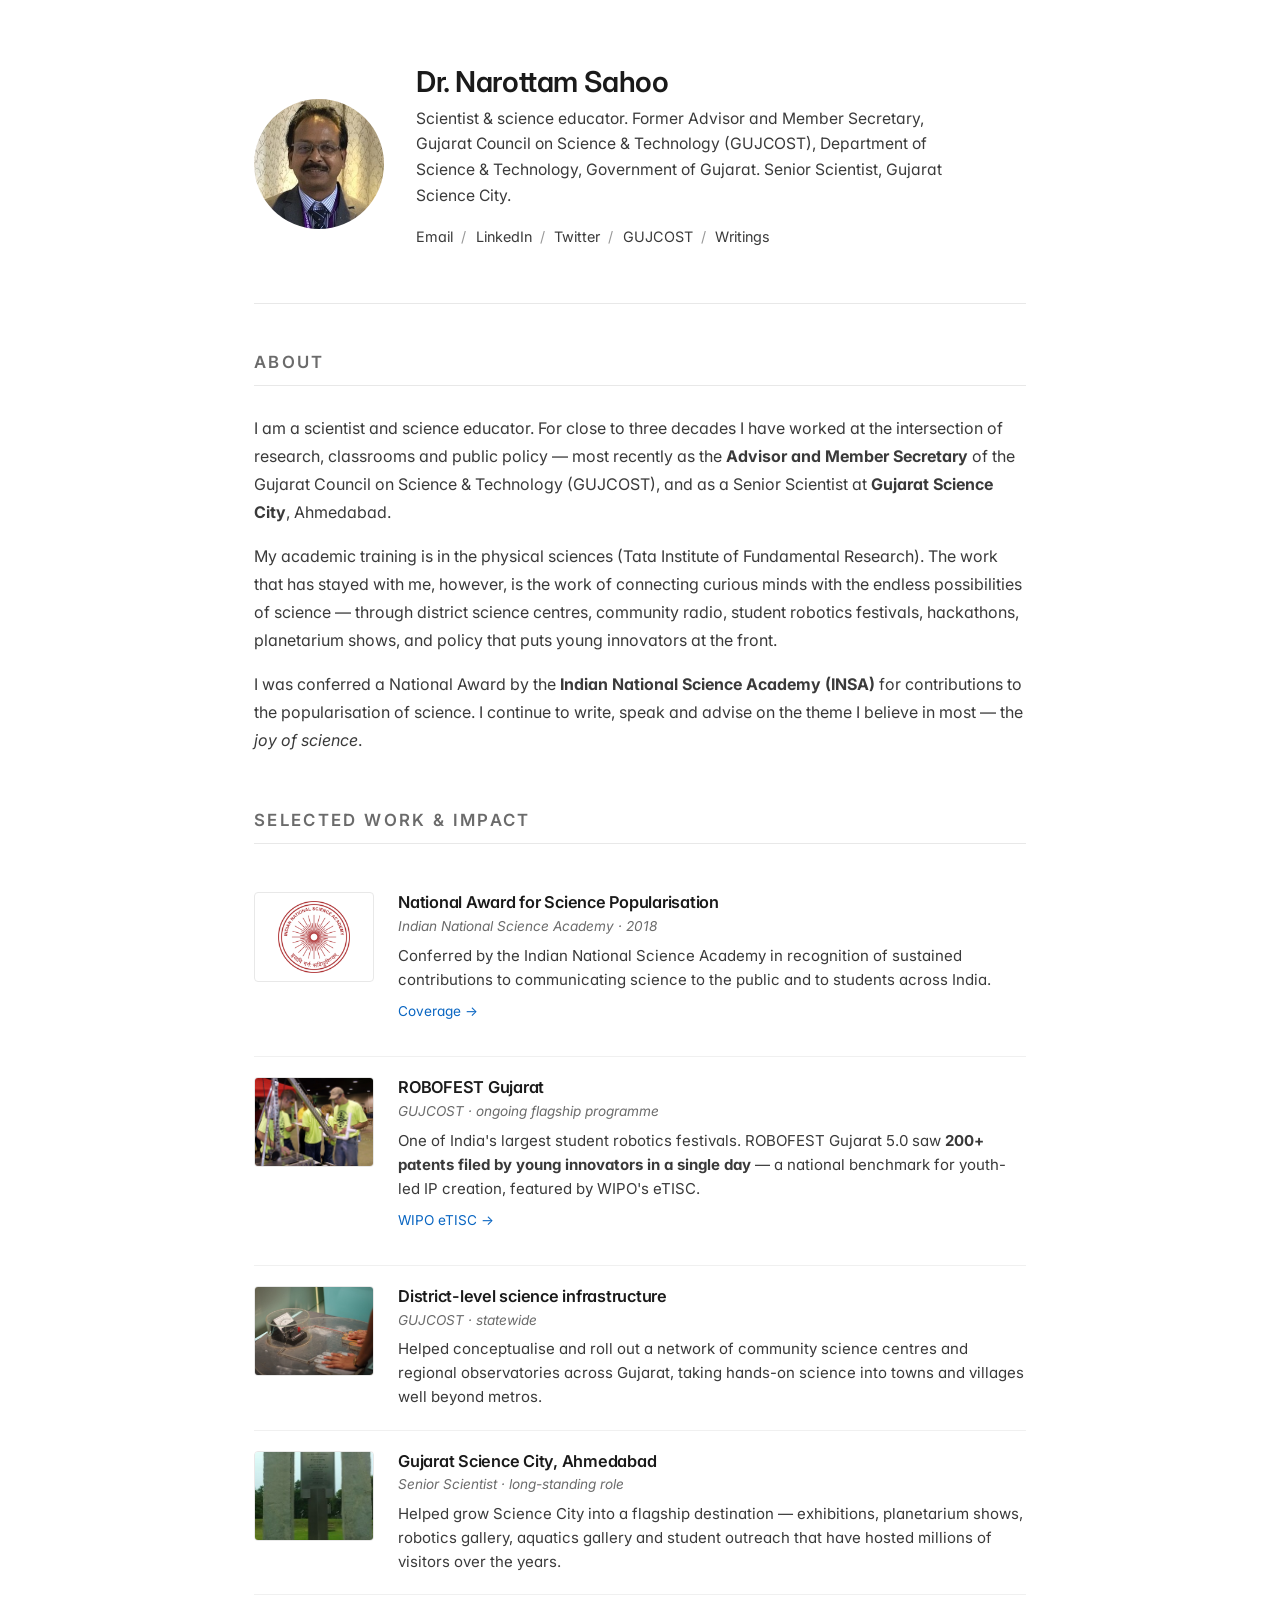
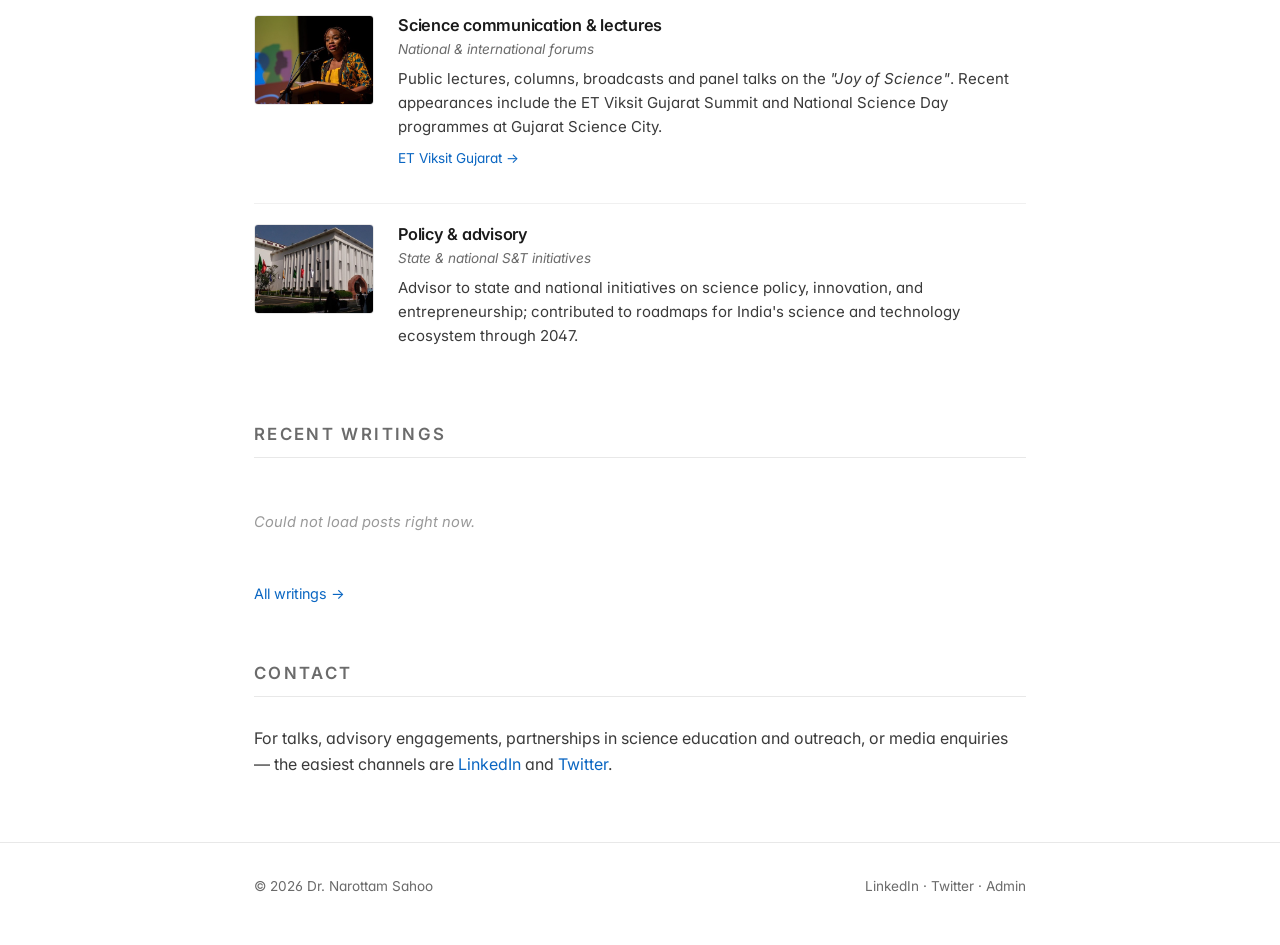
<file: index.html>
<!doctype html>
<html lang="en">
<head>
  <meta charset="utf-8" />
  <meta name="viewport" content="width=device-width, initial-scale=1" />
  <title>Dr. Narottam Sahoo</title>
  <meta name="description" content="Dr. Narottam Sahoo — Former Advisor & Member Secretary, Gujarat Council on Science & Technology (GUJCOST). Scientist, science educator, and advisor working on science popularisation, innovation and STEM outreach across India." />
  <link rel="preconnect" href="https://fonts.googleapis.com">
  <link rel="preconnect" href="https://fonts.gstatic.com" crossorigin>
  <link href="https://fonts.googleapis.com/css2?family=Inter:wght@400;500;600&display=swap" rel="stylesheet">
  <link rel="stylesheet" href="css/styles.css" />
</head>
<body>

<div class="wrap">

  <header class="intro">
    <div class="intro-row">
      <div class="avatar">
        <img src="images/portrait/narottam-sahoo.jpg" alt="Dr. Narottam Sahoo" />
      </div>
      <div class="intro-text">
        <h1>Dr. Narottam Sahoo</h1>
        <p class="intro-role">
          Scientist &amp; science educator. Former Advisor and Member Secretary,
          Gujarat Council on Science &amp; Technology (GUJCOST), Department of
          Science &amp; Technology, Government of Gujarat. Senior Scientist,
          Gujarat Science City.
        </p>
        <p class="linkrow">
          <a href="mailto:contact@example.com">Email</a><span class="sep"> /</span>
          <a href="https://www.linkedin.com/in/narottam-sahoo-58952027/" target="_blank" rel="noopener">LinkedIn</a><span class="sep"> /</span>
          <a href="https://x.com/narottamsahoo" target="_blank" rel="noopener">Twitter</a><span class="sep"> /</span>
          <a href="https://gujcost.gujarat.gov.in/" target="_blank" rel="noopener">GUJCOST</a><span class="sep"> /</span>
          <a href="blog.html">Writings</a>
        </p>
      </div>
    </div>
  </header>

  <!-- About -->
  <section class="about">
    <h2>About</h2>
    <p>
      I am a scientist and science educator. For close to three decades I have
      worked at the intersection of research, classrooms and public policy —
      most recently as the <strong>Advisor and Member Secretary</strong> of the
      Gujarat Council on Science &amp; Technology (GUJCOST), and as a Senior
      Scientist at <strong>Gujarat Science City</strong>, Ahmedabad.
    </p>
    <p>
      My academic training is in the physical sciences (Tata Institute of
      Fundamental Research). The work that has stayed with me, however, is the
      work of connecting curious minds with the endless possibilities of
      science &mdash; through district science centres, community radio,
      student robotics festivals, hackathons, planetarium shows, and policy
      that puts young innovators at the front.
    </p>
    <p>
      I was conferred a National Award by the <strong>Indian National Science
      Academy (INSA)</strong> for contributions to the popularisation of
      science. I continue to write, speak and advise on the theme I believe in
      most &mdash; the <em>joy of science</em>.
    </p>
  </section>

  <!-- Notable work -->
  <section class="work">
    <h2>Selected work &amp; impact</h2>
    <div class="entries">

      <div class="entry">
        <div class="entry-thumb logo">
          <img src="images/work/insa-logo.png" alt="INSA logo" />
        </div>
        <div class="entry-body">
          <h3>National Award for Science Popularisation</h3>
          <p class="entry-meta">Indian National Science Academy &middot; 2018</p>
          <p class="entry-desc">
            Conferred by the Indian National Science Academy in recognition of
            sustained contributions to communicating science to the public and
            to students across India.
          </p>
          <p class="entry-links">
            <a href="https://deshgujarat.com/2018/03/16/gujarat-science-citys-narottam-sahoo-conferred-national-award-of-indian-national-science-academy-insa/" target="_blank" rel="noopener">Coverage →</a>
          </p>
        </div>
      </div>

      <div class="entry">
        <div class="entry-thumb">
          <img src="images/work/robofest.jpg" alt="Student robotics team" />
        </div>
        <div class="entry-body">
          <h3>ROBOFEST Gujarat</h3>
          <p class="entry-meta">GUJCOST &middot; ongoing flagship programme</p>
          <p class="entry-desc">
            One of India's largest student robotics festivals. ROBOFEST Gujarat
            5.0 saw <strong>200+ patents filed by young innovators in a single
            day</strong> &mdash; a national benchmark for youth-led IP creation,
            featured by WIPO's eTISC.
          </p>
          <p class="entry-links">
            <a href="https://etisc.wipo.int/news/india-sets-new-international-benchmark-youth-led-innovation-200-patent-filings-single-day" target="_blank" rel="noopener">WIPO eTISC →</a>
          </p>
        </div>
      </div>

      <div class="entry">
        <div class="entry-thumb">
          <img src="images/work/science-experiment.jpg" alt="Hands-on science experiment" />
        </div>
        <div class="entry-body">
          <h3>District-level science infrastructure</h3>
          <p class="entry-meta">GUJCOST &middot; statewide</p>
          <p class="entry-desc">
            Helped conceptualise and roll out a network of community science
            centres and regional observatories across Gujarat, taking
            hands-on science into towns and villages well beyond metros.
          </p>
        </div>
      </div>

      <div class="entry">
        <div class="entry-thumb">
          <img src="images/work/science-city.jpg" alt="Gujarat Science City, Ahmedabad" />
        </div>
        <div class="entry-body">
          <h3>Gujarat Science City, Ahmedabad</h3>
          <p class="entry-meta">Senior Scientist &middot; long-standing role</p>
          <p class="entry-desc">
            Helped grow Science City into a flagship destination &mdash;
            exhibitions, planetarium shows, robotics gallery, aquatics gallery
            and student outreach that have hosted millions of visitors over the
            years.
          </p>
        </div>
      </div>

      <div class="entry">
        <div class="entry-thumb">
          <img src="images/work/lecture.jpg" alt="Keynote lecture" />
        </div>
        <div class="entry-body">
          <h3>Science communication &amp; lectures</h3>
          <p class="entry-meta">National &amp; international forums</p>
          <p class="entry-desc">
            Public lectures, columns, broadcasts and panel talks on the
            <em>"Joy of Science"</em>. Recent appearances include the ET Viksit
            Gujarat Summit and National Science Day programmes at Gujarat
            Science City.
          </p>
          <p class="entry-links">
            <a href="https://www.facebook.com/ETGovernment/posts/the-future-is-being-built-now-and-dr-narottam-sahoo-advisor-member-secretary-guj/1250919610382537/" target="_blank" rel="noopener">ET Viksit Gujarat →</a>
          </p>
        </div>
      </div>

      <div class="entry">
        <div class="entry-thumb">
          <img src="images/work/policy.jpg" alt="Vigyan Bhawan, New Delhi" />
        </div>
        <div class="entry-body">
          <h3>Policy &amp; advisory</h3>
          <p class="entry-meta">State &amp; national S&amp;T initiatives</p>
          <p class="entry-desc">
            Advisor to state and national initiatives on science policy,
            innovation, and entrepreneurship; contributed to roadmaps for
            India's science and technology ecosystem through 2047.
          </p>
        </div>
      </div>

    </div>
  </section>

  <!-- Recent writings -->
  <section class="writings">
    <h2>Recent writings</h2>
    <div id="recent-posts" class="writing-list">
      <div class="loading">Loading recent posts…</div>
    </div>
    <a class="more-link" href="blog.html">All writings →</a>
  </section>

  <!-- Contact -->
  <section class="contact">
    <h2>Contact</h2>
    <p style="color: var(--text-soft);">
      For talks, advisory engagements, partnerships in science education and
      outreach, or media enquiries &mdash; the easiest channels are
      <a href="https://www.linkedin.com/in/narottam-sahoo-58952027/" target="_blank" rel="noopener">LinkedIn</a>
      and
      <a href="https://x.com/narottamsahoo" target="_blank" rel="noopener">Twitter</a>.
    </p>
  </section>

</div>

<footer>
  <div class="wrap">
    <span>&copy; <span id="year"></span> Dr. Narottam Sahoo</span>
    <span>
      <a href="https://www.linkedin.com/in/narottam-sahoo-58952027/" target="_blank" rel="noopener">LinkedIn</a> ·
      <a href="https://x.com/narottamsahoo" target="_blank" rel="noopener">Twitter</a> ·
      <a href="admin/">Admin</a>
    </span>
  </div>
</footer>

<script src="js/config.js"></script>
<script src="js/github-api.js"></script>
<script>
  document.getElementById('year').textContent = new Date().getFullYear();

  (async () => {
    const el = document.getElementById('recent-posts');
    try {
      const posts = (await window.BlogAPI.listPosts()).slice(0, 3);
      if (!posts.length) {
        el.innerHTML = '<div class="empty">No posts yet.</div>';
        return;
      }
      el.innerHTML = posts.map((p) => `
        <a class="writing-item" href="post.html?slug=${encodeURIComponent(p.slug)}">
          <span class="date">${window.BlogAPI.formatDate(p.date)}</span>
          <span class="title">${p.title}</span>
          <div class="excerpt">${p.excerpt}</div>
        </a>
      `).join('');
    } catch (err) {
      el.innerHTML = '<div class="empty">Could not load posts right now.</div>';
    }
  })();
</script>

</body>
</html>
</file>
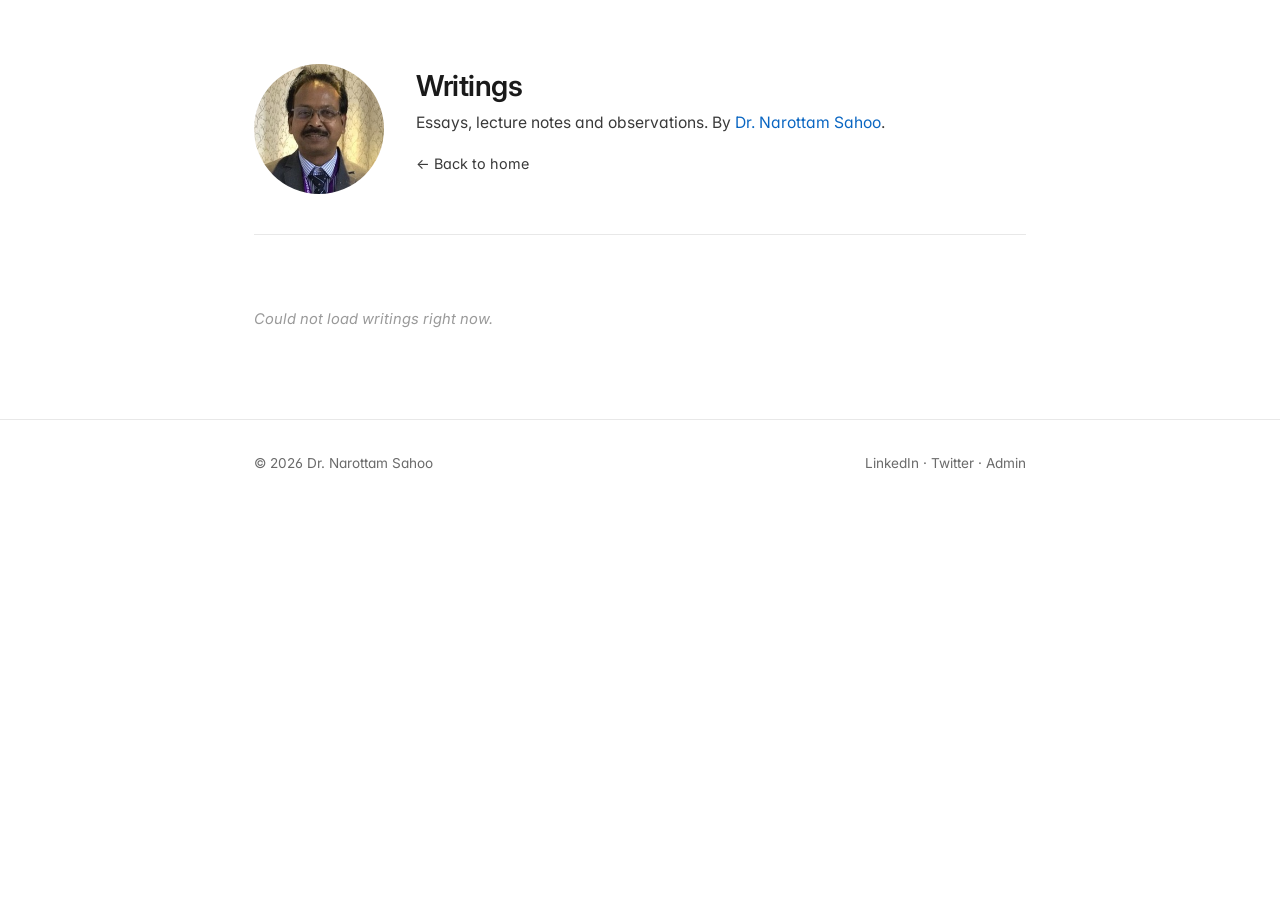
<file: blog.html>
<!doctype html>
<html lang="en">
<head>
  <meta charset="utf-8" />
  <meta name="viewport" content="width=device-width, initial-scale=1" />
  <title>Writings — Dr. Narottam Sahoo</title>
  <meta name="description" content="Essays, notes and ideas by Dr. Narottam Sahoo." />
  <link rel="preconnect" href="https://fonts.googleapis.com">
  <link rel="preconnect" href="https://fonts.gstatic.com" crossorigin>
  <link href="https://fonts.googleapis.com/css2?family=Inter:wght@400;500;600&display=swap" rel="stylesheet">
  <link rel="stylesheet" href="css/styles.css" />
</head>
<body>

<div class="wrap">

  <header class="intro">
    <div class="intro-row">
      <a href="index.html" style="border: 0;">
        <div class="avatar">
          <img src="images/portrait/narottam-sahoo.jpg" alt="Dr. Narottam Sahoo" />
        </div>
      </a>
      <div class="intro-text">
        <h1>Writings</h1>
        <p class="intro-role">
          Essays, lecture notes and observations. By
          <a href="index.html">Dr. Narottam Sahoo</a>.
        </p>
        <p class="linkrow">
          <a href="index.html">← Back to home</a>
        </p>
      </div>
    </div>
  </header>

  <section>
    <div id="posts" class="writing-list">
      <div class="loading">Loading writings…</div>
    </div>
  </section>

</div>

<footer>
  <div class="wrap">
    <span>&copy; <span id="year"></span> Dr. Narottam Sahoo</span>
    <span>
      <a href="https://www.linkedin.com/in/narottam-sahoo-58952027/" target="_blank" rel="noopener">LinkedIn</a> ·
      <a href="https://x.com/narottamsahoo" target="_blank" rel="noopener">Twitter</a> ·
      <a href="admin/">Admin</a>
    </span>
  </div>
</footer>

<script src="js/config.js"></script>
<script src="js/github-api.js"></script>
<script>
  document.getElementById('year').textContent = new Date().getFullYear();
  (async () => {
    const el = document.getElementById('posts');
    try {
      const posts = await window.BlogAPI.listPosts();
      if (!posts.length) {
        el.innerHTML = '<div class="empty">No writings published yet.</div>';
        return;
      }
      el.innerHTML = posts.map((p) => `
        <a class="writing-item" href="post.html?slug=${encodeURIComponent(p.slug)}">
          <span class="date">${window.BlogAPI.formatDate(p.date)}</span>
          <span class="title">${p.title}</span>
          <div class="excerpt">${p.excerpt}</div>
        </a>
      `).join('');
    } catch (err) {
      el.innerHTML = '<div class="empty">Could not load writings right now.</div>';
    }
  })();
</script>

</body>
</html>
</file>
<file: css/styles.css>
/* ============================================================
   Dr. Narottam Sahoo — academic minimal portfolio
   Inspired by kaustubh-sadekar.github.io
   ============================================================ */

:root {
  --text:        #1a1a1a;
  --text-soft:   #3a3a3a;
  --muted:       #6b6b6b;
  --muted-2:     #9a9a9a;
  --rule:        #e8e8e8;
  --rule-soft:   #f0f0f0;
  --bg:          #ffffff;
  --bg-tint:     #fafafa;
  --accent:      #0a66c2;       /* understated link blue */
  --accent-hov:  #084d92;
  --mono:        ui-monospace, SFMono-Regular, Menlo, monospace;
  --sans:        'Inter', -apple-system, BlinkMacSystemFont, 'Segoe UI',
                 Roboto, 'Helvetica Neue', Arial, sans-serif;
}

* { box-sizing: border-box; }
html { scroll-behavior: smooth; }

body {
  margin: 0;
  font-family: var(--sans);
  font-size: 16px;
  line-height: 1.65;
  color: var(--text);
  background: var(--bg);
  -webkit-font-smoothing: antialiased;
  font-feature-settings: 'ss01', 'cv11';
}

a {
  color: var(--accent);
  text-decoration: none;
  border-bottom: 1px solid transparent;
  transition: color .15s, border-color .15s;
}
a:hover { color: var(--accent-hov); border-bottom-color: currentColor; }

h1, h2, h3, h4 {
  font-weight: 600;
  line-height: 1.25;
  letter-spacing: -0.015em;
  color: var(--text);
  margin: 0 0 .5em;
}
h1 { font-size: 1.8rem; font-weight: 600; }
h2 {
  font-size: 1.05rem;
  text-transform: uppercase;
  letter-spacing: .14em;
  color: var(--muted);
  font-weight: 600;
  margin-bottom: 1.75rem;
  padding-bottom: .75rem;
  border-bottom: 1px solid var(--rule);
}
h3 { font-size: 1.02rem; font-weight: 600; margin-bottom: .15rem; }

p { margin: 0 0 1em; }

.wrap {
  max-width: 820px;
  margin: 0 auto;
  padding: 0 1.5rem;
}

/* ---------- header ---------- */
header.intro {
  padding: 4rem 0 2.5rem;
  border-bottom: 1px solid var(--rule);
  margin-bottom: 3rem;
}
.intro-row {
  display: flex;
  gap: 2rem;
  align-items: center;
}
.avatar {
  flex-shrink: 0;
  width: 130px;
  height: 130px;
  border-radius: 50%;
  background: #f0f0f0;
  display: flex;
  align-items: center;
  justify-content: center;
  font-size: 2.2rem;
  font-weight: 600;
  color: #4a5568;
  letter-spacing: .02em;
  overflow: hidden;
}
.avatar img {
  width: 100%;
  height: 100%;
  object-fit: cover;
  display: block;
}
.intro-text h1 { margin-bottom: .35rem; }
.intro-role {
  color: var(--text-soft);
  font-size: .98rem;
  margin: 0 0 1rem;
  max-width: 540px;
}
.linkrow {
  font-size: .9rem;
  color: var(--muted);
}
.linkrow a {
  color: var(--text-soft);
  margin-right: .25rem;
}
.linkrow a:hover { color: var(--accent); }
.linkrow .sep {
  color: var(--muted-2);
  margin: 0 .35rem 0 0;
}

@media (max-width: 600px) {
  .intro-row { flex-direction: column; align-items: flex-start; gap: 1.25rem; }
  .avatar { width: 88px; height: 88px; font-size: 1.7rem; }
  header.intro { padding: 2.5rem 0 2rem; }
}

/* ---------- sections ---------- */
section {
  margin: 0 0 3.5rem;
}

/* ---------- about ---------- */
.about p {
  color: var(--text-soft);
  font-size: 1rem;
  line-height: 1.75;
}

/* ---------- list rows (work / publications style) ---------- */
.entries {
  display: flex;
  flex-direction: column;
}
.entry {
  display: grid;
  grid-template-columns: 120px 1fr;
  gap: 1.5rem;
  padding: 1.25rem 0;
  border-bottom: 1px solid var(--rule-soft);
}
.entry:last-child { border-bottom: 0; }
.entry-thumb {
  width: 120px;
  height: 90px;
  background: var(--bg-tint);
  border: 1px solid var(--rule);
  border-radius: 4px;
  display: flex;
  align-items: center;
  justify-content: center;
  font-size: 1.5rem;
  color: var(--muted);
  font-weight: 500;
  overflow: hidden;
}
.entry-thumb img {
  width: 100%;
  height: 100%;
  object-fit: cover;
  display: block;
}
.entry-thumb.logo {
  background: #ffffff;
  padding: 8px;
}
.entry-thumb.logo img {
  object-fit: contain;
}
.entry-thumb.k {
  background: linear-gradient(135deg, #1a1a1a 0%, #3a3a3a 100%);
  color: #fafafa;
  border-color: transparent;
}
.entry-body h3 a { color: var(--text); }
.entry-body h3 a:hover { color: var(--accent); }
.entry-meta {
  font-size: .85rem;
  color: var(--muted);
  margin: 0 0 .4rem;
  font-style: italic;
}
.entry-desc {
  font-size: .94rem;
  color: var(--text-soft);
  margin: 0;
  line-height: 1.6;
}
.entry-links {
  margin-top: .5rem;
  font-size: .85rem;
}
.entry-links a {
  color: var(--accent);
  margin-right: .9rem;
}

@media (max-width: 600px) {
  .entry { grid-template-columns: 1fr; gap: .75rem; }
  .entry-thumb { width: 100%; height: 160px; }
}

/* ---------- writings list ---------- */
.writing-list {
  display: flex;
  flex-direction: column;
}
.writing-item {
  display: block;
  padding: 1rem 0;
  border-bottom: 1px solid var(--rule-soft);
  color: inherit;
  border-bottom-color: var(--rule-soft);
}
.writing-item:hover { border-bottom-color: var(--rule-soft); }
.writing-item:last-child { border-bottom: 0; }
.writing-item .date {
  font-size: .82rem;
  color: var(--muted);
  font-variant-numeric: tabular-nums;
  margin-right: 1rem;
  display: inline-block;
  min-width: 110px;
}
.writing-item .title {
  font-size: 1rem;
  color: var(--text);
  font-weight: 500;
}
.writing-item:hover .title { color: var(--accent); }
.writing-item .excerpt {
  margin: .35rem 0 0 0;
  padding-left: calc(110px + 1rem);
  color: var(--muted);
  font-size: .9rem;
}

@media (max-width: 600px) {
  .writing-item .date { display: block; margin-bottom: .15rem; min-width: 0; }
  .writing-item .excerpt { padding-left: 0; }
}

.more-link {
  display: inline-block;
  margin-top: 1.5rem;
  font-size: .9rem;
  color: var(--accent);
}

/* ---------- post page ---------- */
.post-wrap { padding: 3rem 0 5rem; }
.back-link {
  font-size: .85rem;
  color: var(--muted);
  display: inline-block;
  margin-bottom: 2rem;
}
.back-link:hover { color: var(--accent); }
.post-meta {
  font-size: .85rem;
  color: var(--muted);
  margin-bottom: .5rem;
  font-variant-numeric: tabular-nums;
}
.post-title {
  font-size: 1.8rem;
  margin: 0 0 2.5rem;
  padding-bottom: 1.5rem;
  border-bottom: 1px solid var(--rule);
}
.post-body {
  font-size: 1rem;
  line-height: 1.8;
  color: var(--text-soft);
}
.post-body h2 {
  font-size: 1.15rem;
  text-transform: none;
  letter-spacing: -0.01em;
  color: var(--text);
  border-bottom: 0;
  padding-bottom: 0;
  margin: 2.5rem 0 .75rem;
}
.post-body h3 { font-size: 1.05rem; margin-top: 1.75rem; }
.post-body blockquote {
  border-left: 2px solid var(--muted-2);
  padding-left: 1.25rem;
  margin: 1.5rem 0;
  color: var(--muted);
  font-style: italic;
}
.post-body code {
  background: var(--rule-soft);
  padding: 1px 6px;
  border-radius: 3px;
  font-family: var(--mono);
  font-size: .88em;
}
.post-body pre {
  background: #fafafa;
  border: 1px solid var(--rule);
  padding: 1rem 1.25rem;
  border-radius: 4px;
  overflow-x: auto;
  font-size: .88rem;
}
.post-body pre code { background: transparent; padding: 0; }
.post-body img {
  max-width: 100%;
  border-radius: 4px;
  margin: 1.5rem 0;
}
.post-body a {
  color: var(--accent);
  border-bottom: 1px solid var(--rule);
}
.post-body a:hover { border-bottom-color: currentColor; }
.post-body ul, .post-body ol { padding-left: 1.5rem; }

/* ---------- footer ---------- */
footer {
  margin-top: 4rem;
  padding: 2rem 0 3rem;
  border-top: 1px solid var(--rule);
  font-size: .85rem;
  color: var(--muted);
}
footer .wrap {
  display: flex;
  justify-content: space-between;
  flex-wrap: wrap;
  gap: 1rem;
}
footer a { color: var(--muted); }
footer a:hover { color: var(--accent); }

/* ---------- utility ---------- */
.loading {
  padding: 1.5rem 0;
  color: var(--muted-2);
  font-style: italic;
  font-size: .92rem;
}
.empty {
  padding: 1.5rem 0;
  color: var(--muted-2);
  font-style: italic;
  font-size: .92rem;
}
</file>
